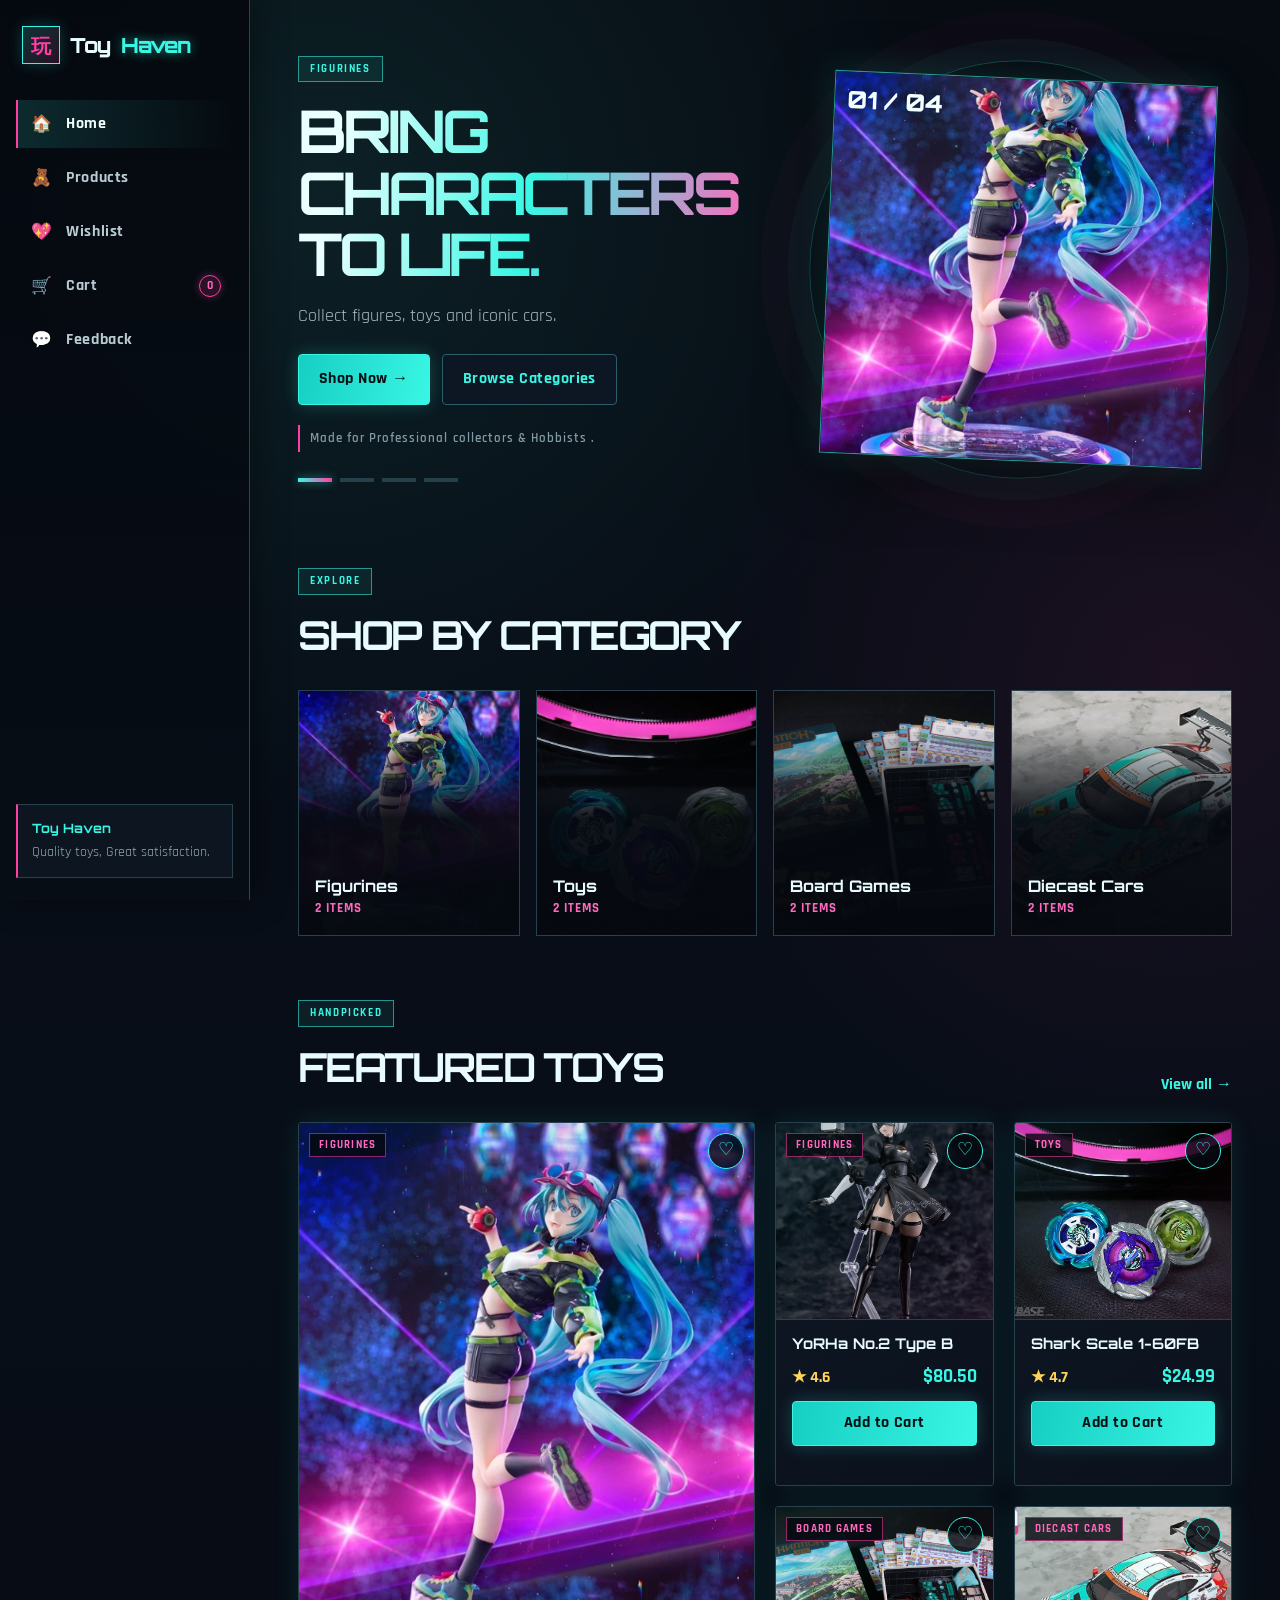
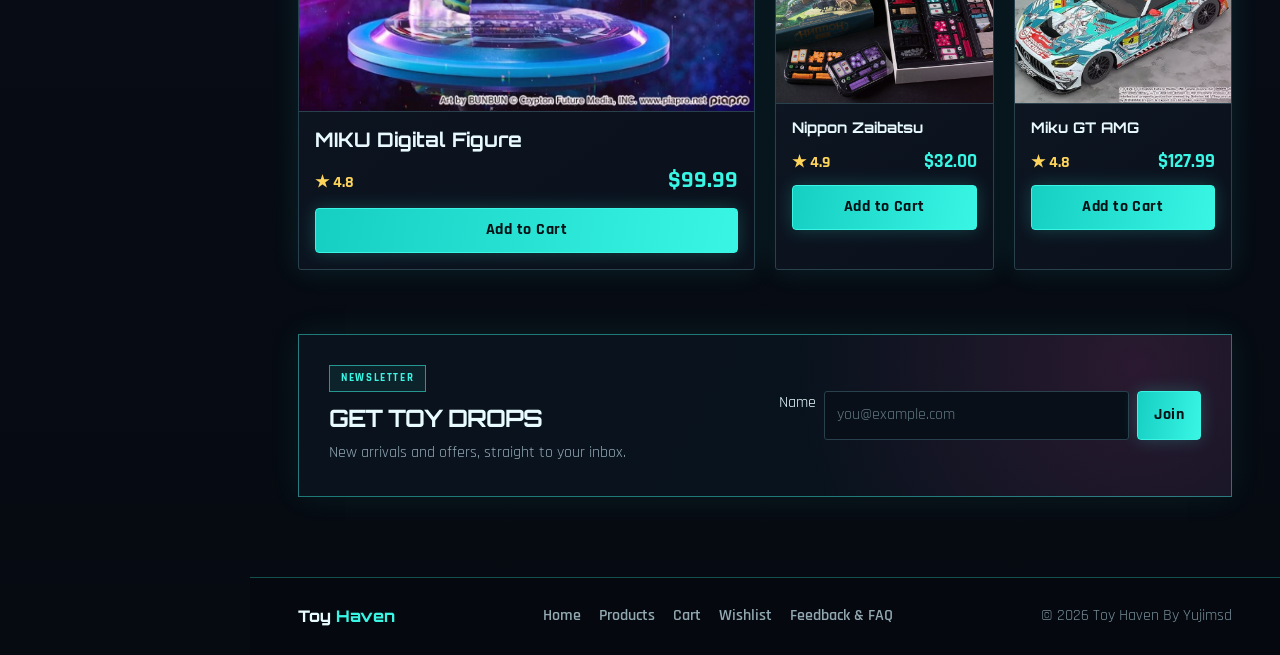
<file: index.html>
<!DOCTYPE html>
<html lang="en">
<head>
    <meta charset="UTF-8">
    <meta name="viewport" content="width=device-width, initial-scale=1.0">
    <title>Toy Haven | Home</title>
    <link rel="icon" href="assets/icons/favicon.svg">
    <link rel="stylesheet" href="assets/css/base.css">
    <link rel="stylesheet" href="assets/css/cards.css">
    <link rel="stylesheet" href="assets/css/home.css">
</head>
<body>

<div class="wrapper">

    
    <aside class="left-menu">
        <div class="left-menu-top">
            <a class="shop-logo" href="index.html">Toy<span>Haven</span></a>
            <button class="menu-btn" aria-label="Toggle menu">☰</button>
        </div>
        <nav class="nav-list">
            <a href="index.html"><span class="nav-pic">🏠</span>Home</a>
            <a href="views/product.html"><span class="nav-pic">🧸</span>Products</a>
            <a href="views/wishlist.html"><span class="nav-pic">💖</span>Wishlist</a>
            <a href="views/cart.html"><span class="nav-pic">🛒</span>Cart <span class="cart-num">0</span></a>
            <a href="views/feedback.html"><span class="nav-pic">💬</span>Feedback</a>
        </nav>
        <div class="left-menu-note"><strong>Toy Haven</strong>Quality toys, Great satisfaction.</div>
    </aside>


    <div class="right-side">
        <main>

            <section class="banner">
                <div class="big-box">
                    <div id="banner-box" class="banner-grid">
                        <div class="banner-text">
                            <span id="banner-category" class="little-title">Figurines</span>
                            <h1 id="banner-title">Bring characters to life.</h1>
                            <p id="banner-desc">Collect figures, toys and iconic cars.</p>
                            <div class="banner-btns">
                                <a class="btn main-btn" href="views/product.html">Shop Now →</a>
                                <a class="btn other-btn" href="#cat-section">Browse Categories</a>
                            </div>
                            <div class="banner-small">Made for Professional collectors &amp; Hobbists .</div>
                            <div id="banner-dots" class="banner-dots"></div>
                        </div>
                        <div class="banner-pic-area">
                            <div class="banner-frame">
                                <img id="banner-image" src="assets/images/image1.png" alt="Featured toy">
                                <span id="banner-number" class="banner-number">01 / 04</span>
                            </div>
                        </div>
                    </div>
                </div>
            </section>


            <section id="cat-section" class="big-part">
                <div class="big-box">
                    <div class="part-title">
                        <div><span class="little-title">Explore</span><h2>Shop by Category</h2></div>
                    </div>
                    <div class="cat-boxes">
                        <a class="cat-box" href="views/product.html?category=Figurines">
                            <img src="assets/images/image1.png" alt="">
                            <span class="cat-name">Figurines</span><span class="cat-count" id="count-figurines"></span>
                        </a>
                        <a class="cat-box" href="views/product.html?category=Toys">
                            <img src="assets/images/image3.png" alt="">
                            <span class="cat-name">Toys</span><span class="cat-count" id="count-toys"></span>
                        </a>
                        <a class="cat-box" href="views/product.html?category=Board%20Games">
                            <img src="assets/images/image5.png" alt="">
                            <span class="cat-name">Board Games</span><span class="cat-count" id="count-boardgames"></span>
                        </a>
                        <a class="cat-box" href="views/product.html?category=Diecast%20Cars">
                            <img src="assets/images/image7.png" alt="">
                            <span class="cat-name">Diecast Cars</span><span class="cat-count" id="count-cars"></span>
                        </a>
                    </div>
                </div>
            </section>


            <section class="big-part">
                <div class="big-box">
                    <div class="part-title">
                        <div><span class="little-title">Handpicked</span><h2>Featured Toys</h2></div>
                        <a class="part-link" href="views/product.html">View all →</a>
                    </div>
                    <div id="top-picks" class="top-picks-grid"></div>
                </div>
            </section>


            <section class="big-part">
                <div class="big-box">
                    <div class="email-band">
                        <div>
                            <span class="little-title">Newsletter</span>
                            <h2>Get toy drops</h2>
                            <p>New arrivals and offers, straight to your inbox.</p>
                        </div>
                        <form id="email-form" class="email-form" novalidate>
                            <label for="iname">Name</label>
                            <input id="iname" name="email" type="email" placeholder="you@example.com" required>
                            <button class="btn main-btn">Join</button>
                        </form>
                    </div>
                </div>
            </section>
        </main>


        <footer>
            <div class="big-box foot-row">
                <span class="foot-name">Toy <span>Haven</span></span>
                <div class="foot-links">
                    <a href="index.html">Home</a><a href="views/product.html">Products</a>
                    <a href="views/cart.html">Cart</a><a href="views/wishlist.html">Wishlist</a>
                    <a href="views/feedback.html">Feedback &amp; FAQ</a>
                </div>
                <p>© 2026 Toy Haven By Yujimsd</p>
            </div>
        </footer>
    </div>
</div>


<script src="assets/js/main.js"></script>
<script src="assets/js/home.js"></script>
</body>
</html>
</file>
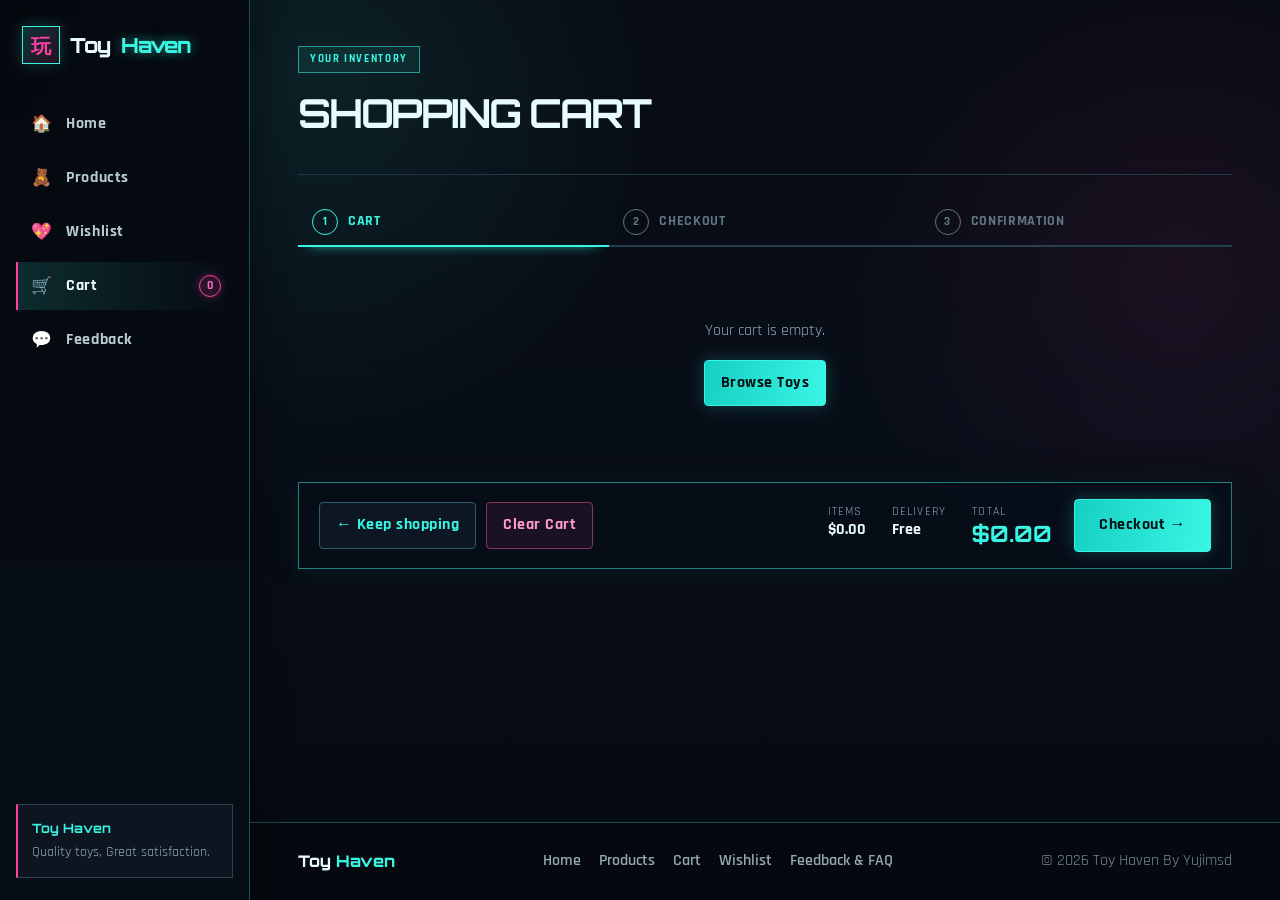
<file: views/cart.html>
<!DOCTYPE html>
<html lang="en">
<head>
    <meta charset="UTF-8">
    <meta name="viewport" content="width=device-width, initial-scale=1.0">
    <title>Toy Haven | Cart</title>
    <link rel="icon" href="../assets/icons/favicon.svg">
    <link rel="stylesheet" href="../assets/css/base.css">
    <link rel="stylesheet" href="../assets/css/steps.css">
    <link rel="stylesheet" href="../assets/css/cart.css">
</head>
<body>

<div class="wrapper">

    <aside class="left-menu">
        <div class="left-menu-top">
            <a class="shop-logo" href="../index.html">Toy<span>Haven</span></a>
            <button class="menu-btn" aria-label="Toggle menu">☰</button>
        </div>
        <nav class="nav-list">
            <a href="../index.html"><span class="nav-pic">🏠</span>Home</a>
            <a href="product.html"><span class="nav-pic">🧸</span>Products</a>
            <a href="wishlist.html"><span class="nav-pic">💖</span>Wishlist</a>
            <a href="cart.html"><span class="nav-pic">🛒</span>Cart <span class="cart-num">0</span></a>
            <a href="feedback.html"><span class="nav-pic">💬</span>Feedback</a>
        </nav>
        <div class="left-menu-note"><strong>Toy Haven</strong>Quality toys, Great satisfaction.</div>
    </aside>


    <div class="right-side">
        <main>
            <div class="big-box">
                <section class="top-title">
                    <span class="little-title">Your Inventory</span>
                    <h1>Shopping Cart</h1>
                </section>
                <ol class="step-list">
                    <li class="is-on"><span>1</span>Cart</li>
                    <li class=""><span>2</span>Checkout</li>
                    <li><span>3</span>Confirmation</li>
                </ol>

            
                <div id="cart-stuff" class="cart-holder"></div>

              
                <div class="cart-bottom">
                    <div class="cart-bottom-btns">
                        <a class="btn other-btn" href="product.html">← Keep shopping</a>
                        <button class="btn red-btn" onclick="emptyTheCart()">Clear Cart</button>
                    </div>
                    <div class="cart-bottom-nums">
                        <div><span>Items</span><strong id="cart-subtotal">$0.00</strong></div>
                        <div><span>Delivery</span><strong>Free</strong></div>
                        <div class="cart-bottom-final"><span>Total</span><strong id="cart-final-total">$0.00</strong></div>
                    </div>
                    <button class="btn main-btn" onclick="goCheckout()">Checkout →</button>
                </div>
            </div>
        </main>


        <footer>
            <div class="big-box foot-row">
                <span class="foot-name">Toy <span>Haven</span></span>
                <div class="foot-links">
                    <a href="../index.html">Home</a><a href="product.html">Products</a>
                    <a href="cart.html">Cart</a><a href="wishlist.html">Wishlist</a>
                    <a href="feedback.html">Feedback &amp; FAQ</a>
                </div>
                <p>© 2026 Toy Haven By Yujimsd</p>
            </div>
        </footer>
    </div>
</div>


<script src="../assets/js/main.js"></script>
<script src="../assets/js/cart.js"></script>
</body>
</html>
</file>
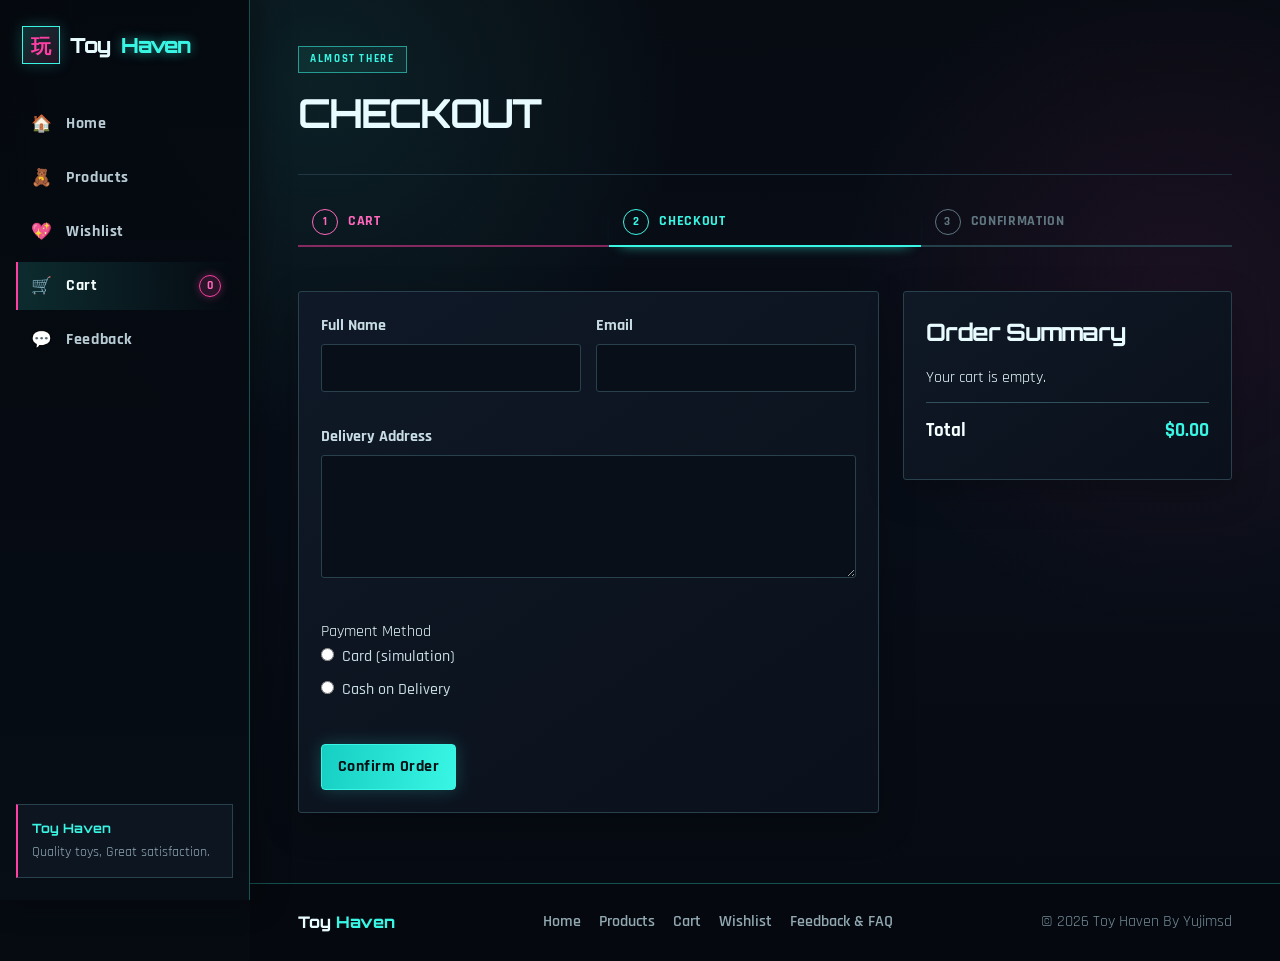
<file: views/checkout.html>
<!DOCTYPE html>
<html lang="en">
<head>
    <meta charset="UTF-8">
    <meta name="viewport" content="width=device-width, initial-scale=1.0">
    <title>Toy Haven | Checkout</title>
    <link rel="icon" href="../assets/icons/favicon.svg">
    <link rel="stylesheet" href="../assets/css/base.css">
    <link rel="stylesheet" href="../assets/css/steps.css">
    <link rel="stylesheet" href="../assets/css/forms.css">
    <link rel="stylesheet" href="../assets/css/checkout.css">
</head>
<body>

<div class="wrapper">

  
    <aside class="left-menu">
        <div class="left-menu-top">
            <a class="shop-logo" href="../index.html">Toy<span>Haven</span></a>
            <button class="menu-btn" aria-label="Toggle menu">☰</button>
        </div>
        <nav class="nav-list">
            <a href="../index.html"><span class="nav-pic">🏠</span>Home</a>
            <a href="product.html"><span class="nav-pic">🧸</span>Products</a>
            <a href="wishlist.html"><span class="nav-pic">💖</span>Wishlist</a>
            <a href="cart.html"><span class="nav-pic">🛒</span>Cart <span class="cart-num">0</span></a>
            <a href="feedback.html"><span class="nav-pic">💬</span>Feedback</a>
        </nav>
        <div class="left-menu-note"><strong>Toy Haven</strong>Quality toys, Great satisfaction.</div>
    </aside>

  
    <div class="right-side">
        <main>
            <div class="big-box">
                <section class="top-title">
                    <span class="little-title">Almost There</span>
                    <h1>Checkout</h1>
                </section>
                <ol class="step-list">
                    <li class="finished"><span>1</span>Cart</li>
                    <li class="is-on"><span>2</span>Checkout</li>
                    <li><span>3</span>Confirmation</li>
                </ol>

                <div id="checkout-msg" class="msg-box" style="display:none;margin-top:22px;"></div>

                <div class="two-cols">
                    <form id="checkout-form" class="form-box" novalidate>
                        <div class="form-grid">
                            <div class="form-part">
                                <label for="fname">Full Name</label>
                                <input id="fname" name="name" required minlength="2">
                                <div class="error-text"></div>
                            </div>
                            <div class="form-part">
                                <label for="cemail">Email</label>
                                <input id="cemail"  name="email" type="email" required>
                                <div class="error-text"></div>
                            </div>
                            <div class="form-part wide">
                                <label for="delivery">Delivery Address</label>
                                <textarea id="delivery" name="address" rows="4" required minlength="10"></textarea>
                                <div class="error-text"></div>
                            </div>
                            <div class="form-part wide">
                                <legend>Payment Method</legend>
                                <label for="paycard"><input id="paycard" type="radio" name="payment" value="Card" required>Card (simulation)</label>
                                <label for="paycash"><input id="paycash" type="radio" name="payment" value="Cash on Delivery">Cash on Delivery</label>
                                <div class="error-text"></div>
                            </div>
                        </div>
                        <button class="btn main-btn" style="margin-top:15px;">Confirm Order</button>
                    </form>

                    <aside class="form-box order-box">
                        <h2>Order Summary</h2>
                        <div id="order-list"></div>
                        <div class="order-row order-total-row">
                            <span>Total</span>
                            <strong id="checkout-final">$0.00</strong>
                        </div>
                    </aside>
                </div>
            </div>
        </main>

     
        <footer>
            <div class="big-box foot-row">
                <span class="foot-name">Toy <span>Haven</span></span>
                <div class="foot-links">
                    <a href="../index.html">Home</a><a href="product.html">Products</a>
                    <a href="cart.html">Cart</a><a href="wishlist.html">Wishlist</a>
                    <a href="feedback.html">Feedback &amp; FAQ</a>
                </div>
                <p>© 2026 Toy Haven By Yujimsd</p>
            </div>
        </footer>
    </div>
</div>


<script src="../assets/js/main.js"></script>
<script src="../assets/js/checkout.js"></script>
</body>
</html>
</file>
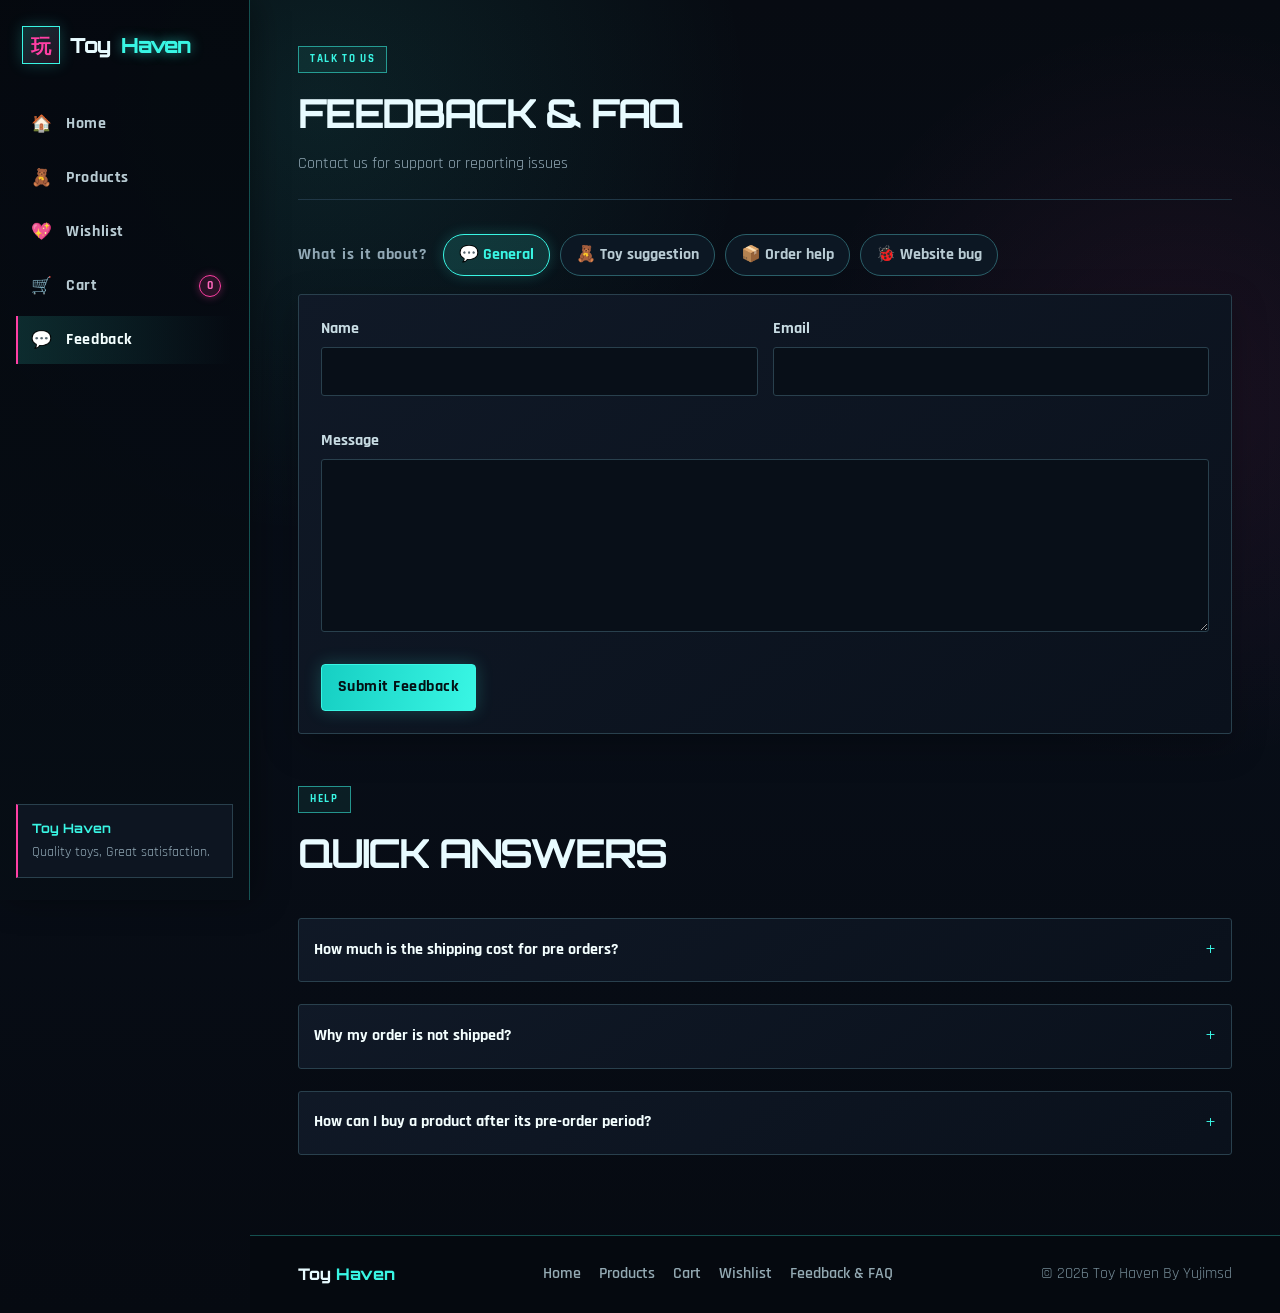
<file: views/feedback.html>
<!DOCTYPE html>
<html lang="en">
<head>
    <meta charset="UTF-8">
    <meta name="viewport" content="width=device-width, initial-scale=1.0">
    <title>Toy Haven | Feedback</title>
    <link rel="icon" href="../assets/icons/favicon.svg">
    <link rel="stylesheet" href="../assets/css/base.css">
    <link rel="stylesheet" href="../assets/css/forms.css">
    <link rel="stylesheet" href="../assets/css/feedback.css">
</head>
<body>

<div class="wrapper">

    <aside class="left-menu">
        <div class="left-menu-top">
            <a class="shop-logo" href="../index.html">Toy<span>Haven</span></a>
            <button class="menu-btn" aria-label="Toggle menu">☰</button>
        </div>
        <nav class="nav-list">
            <a href="../index.html"><span class="nav-pic">🏠</span>Home</a>
            <a href="product.html"><span class="nav-pic">🧸</span>Products</a>
            <a href="wishlist.html"><span class="nav-pic">💖</span>Wishlist</a>
            <a href="cart.html"><span class="nav-pic">🛒</span>Cart <span class="cart-num">0</span></a>
            <a href="feedback.html"><span class="nav-pic">💬</span>Feedback</a>
        </nav>
        <div class="left-menu-note"><strong>Toy Haven</strong>Quality toys, Great satisfaction.</div>
    </aside>


    <div class="right-side">
        <main>
            <div class="big-box">
                <section class="top-title">
                    <span class="little-title">Talk To Us</span>
                    <h1>Feedback &amp; FAQ</h1>
                    <p>Contact us for support or reporting issues</p>
                </section>


                <section class="feedback-part">
                    <div class="topic-line" id="topic-line">
                        <span class="topic-text">What is it about?</span>
                        <button type="button" class="topic-btn is-on" onclick="pickTopic(this, 'General')">💬 General</button>
                        <button type="button" class="topic-btn" onclick="pickTopic(this, 'Toy suggestion')">🧸 Toy suggestion</button>
                        <button type="button" class="topic-btn" onclick="pickTopic(this, 'Order help')">📦 Order help</button>
                        <button type="button" class="topic-btn" onclick="pickTopic(this, 'Website bug')">🐞 Website bug</button>
                    </div>

                    <form id="fb-form" class="form-box" novalidate>
                        <div id="fb-msg" class="msg-box" style="display:none;"></div>
                        <div class="form-grid">
                            <div class="form-part">
                                <label for="fname">Name</label>
                                <input id="fname" name="name" required minlength="2">
                                <div class="error-text"></div>
                            </div>
                            <div class="form-part">
                                <label for="femail">Email</label>
                                <input id="femail" name="email" type="email" required>
                                <div class="error-text"></div>
                            </div>
                            <div class="form-part wide">
                                <label for="msg">Message</label>
                                <textarea id="msg" name="message" rows="6" required minlength="10"></textarea>

                                <div class="error-text"></div>
                            </div>
                        </div>
                        <button class="btn main-btn" style="margin-top:6px;">Submit Feedback</button>
                    </form>
                </section>

           
                <section class="question-part">
                    <div class="part-title">
                        <div><span class="little-title">Help</span><h2>Quick Answers</h2></div>
                    </div>
                    <div id="question-list" class="question-list"></div>
                </section>
            </div>
        </main>


        <footer>
            <div class="big-box foot-row">
                <span class="foot-name">Toy <span>Haven</span></span>
                <div class="foot-links">
                    <a href="../index.html">Home</a><a href="product.html">Products</a>
                    <a href="cart.html">Cart</a><a href="wishlist.html">Wishlist</a>
                    <a href="feedback.html">Feedback &amp; FAQ</a>
                </div>
                <p>© 2026 Toy Haven By Yujimsd</p>
            </div>
        </footer>
    </div>
</div>


<script src="../assets/js/main.js"></script>
<script src="../assets/js/feedback.js"></script>
</body>
</html>
</file>
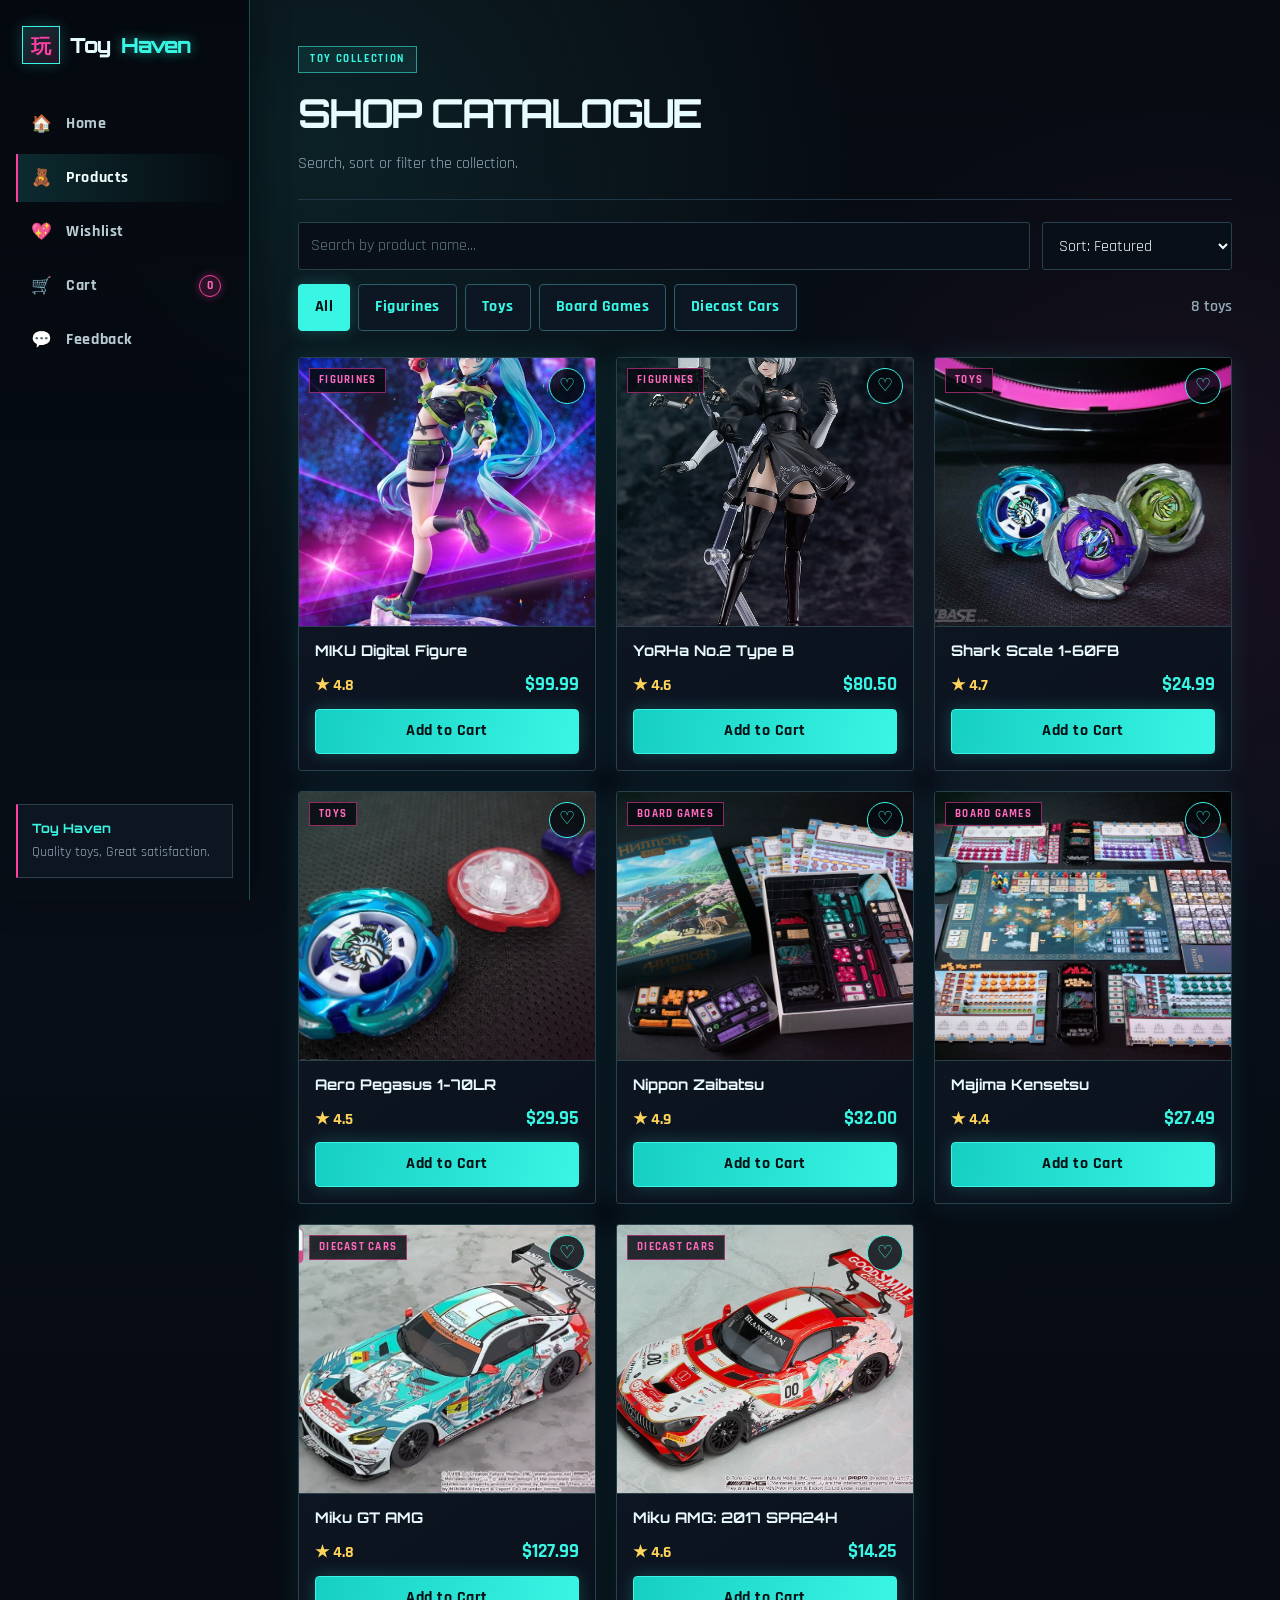
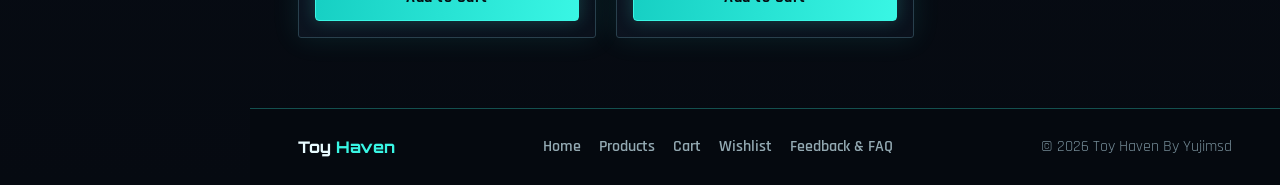
<file: views/product.html>
<!DOCTYPE html>
<html lang="en">
<head>
    <meta charset="UTF-8">
    <meta name="viewport" content="width=device-width, initial-scale=1.0">
    <title>Toy Haven | Products</title>
    <link rel="icon" href="../assets/icons/favicon.svg">
    <link rel="stylesheet" href="../assets/css/base.css">
    <link rel="stylesheet" href="../assets/css/cards.css">
    <link rel="stylesheet" href="../assets/css/products.css">
</head>
<body>

<div class="wrapper">


    <aside class="left-menu">
        <div class="left-menu-top">
            <a class="shop-logo" href="../index.html">Toy<span>Haven</span></a>
            <button class="menu-btn" aria-label="Toggle menu">☰</button>
        </div>
        <nav class="nav-list">
            <a href="../index.html"><span class="nav-pic">🏠</span>Home</a>
            <a href="product.html"><span class="nav-pic">🧸</span>Products</a>
            <a href="wishlist.html"><span class="nav-pic">💖</span>Wishlist</a>
            <a href="cart.html"><span class="nav-pic">🛒</span>Cart <span class="cart-num">0</span></a>
            <a href="feedback.html"><span class="nav-pic">💬</span>Feedback</a>
        </nav>
        <div class="left-menu-note"><strong>Toy Haven</strong>Quality toys, Great satisfaction.</div>
    </aside>


    <div class="right-side">
        <main>
            <div class="big-box">
                <section class="top-title">
                    <span class="little-title">Toy Collection</span>
                    <h1>SHOP CATALOGUE</h1>
                    <p>Search, sort or filter the collection.</p>
                </section>

           
                <div class="search-bar">
                    <input id="toy-search" class="search-input" placeholder="Search by product name...">
                    <select id="toy-sort" aria-label="Sort products">
                        <option value="featured">Sort: Featured</option>
                        <option value="price-low">Price: Low to High</option>
                        <option value="price-high">Price: High to Low</option>
                        <option value="rating">Top Rated</option>
                    </select>
                </div>
                <div class="filter-area">
                    <div id="cat-buttons" class="cat-buttons"></div>
                    <span id="how-many" class="how-many"></span>
                </div>

         
                <div id="toy-grid" class="toy-grid"></div>
            </div>
        </main>


        <footer>
            <div class="big-box foot-row">
                <span class="foot-name">Toy <span>Haven</span></span>
                <div class="foot-links">
                    <a href="../index.html">Home</a><a href="product.html">Products</a>
                    <a href="cart.html">Cart</a><a href="wishlist.html">Wishlist</a>
                    <a href="feedback.html">Feedback &amp; FAQ</a>
                </div>
                <p>© 2026 Toy Haven By Yujimsd</p>
            </div>
        </footer>
    </div>
</div>


<script src="../assets/js/main.js"></script>
<script src="../assets/js/products.js"></script>
</body>
</html>
</file>
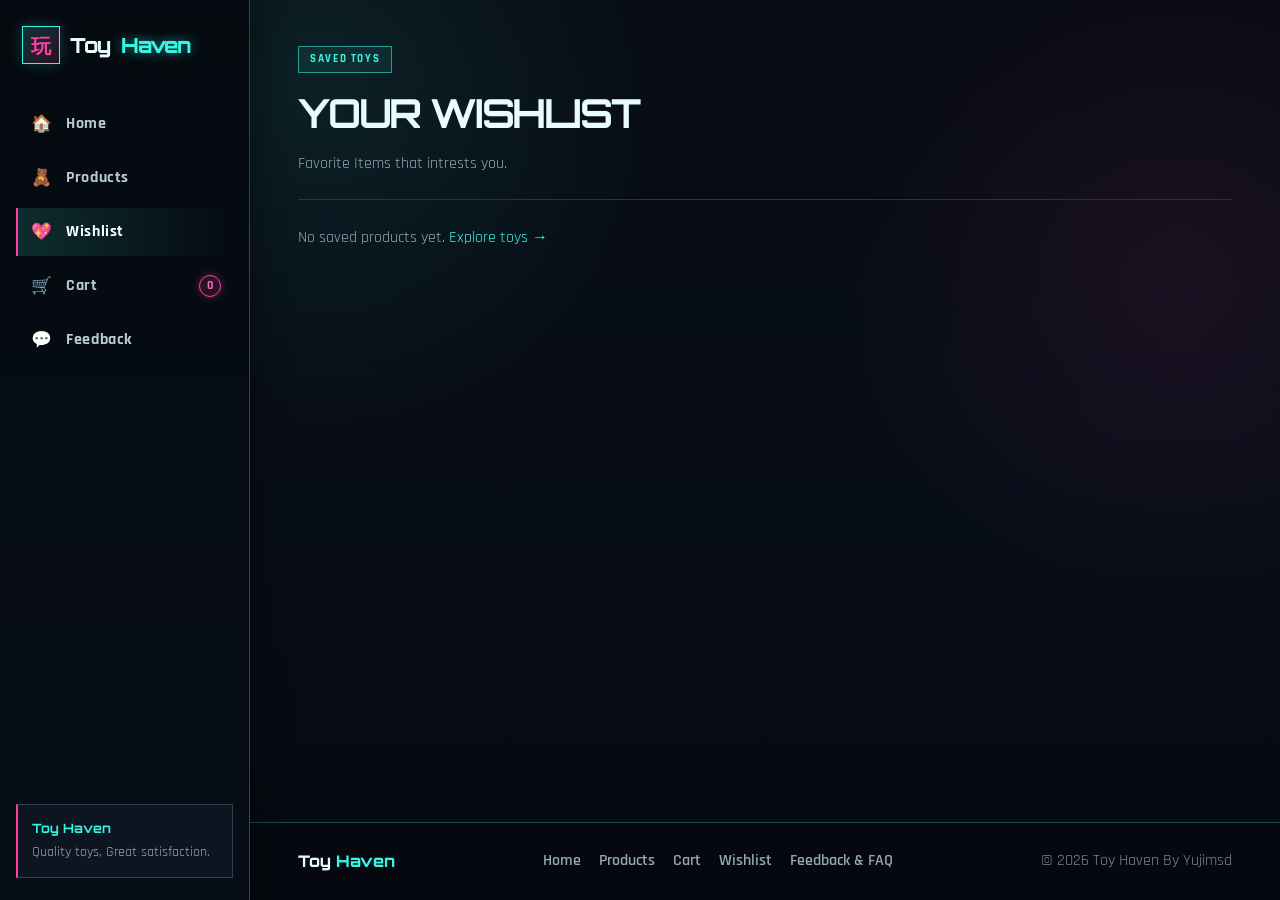
<file: views/wishlist.html>
<!DOCTYPE html>
<html lang="en">
<head>
    <meta charset="UTF-8">
    <meta name="viewport" content="width=device-width, initial-scale=1.0">
    <title>Toy Haven | Wishlist</title>
    <link rel="icon" href="../assets/icons/favicon.svg">
    <link rel="stylesheet" href="../assets/css/base.css">
    <link rel="stylesheet" href="../assets/css/cards.css">
    <link rel="stylesheet" href="../assets/css/wishlist.css">
</head>
<body>

<div class="wrapper">


    <aside class="left-menu">
        <div class="left-menu-top">
            <a class="shop-logo" href="../index.html">Toy<span>Haven</span></a>
            <button class="menu-btn" aria-label="Toggle menu">☰</button>
        </div>
        <nav class="nav-list">
            <a href="../index.html"><span class="nav-pic">🏠</span>Home</a>
            <a href="product.html"><span class="nav-pic">🧸</span>Products</a>
            <a href="wishlist.html"><span class="nav-pic">💖</span>Wishlist</a>
            <a href="cart.html"><span class="nav-pic">🛒</span>Cart <span class="cart-num">0</span></a>
            <a href="feedback.html"><span class="nav-pic">💬</span>Feedback</a>
        </nav>
        <div class="left-menu-note"><strong>Toy Haven</strong>Quality toys, Great satisfaction.</div>
    </aside>


    <div class="right-side">
        <main>
            <div class="big-box">
                <section class="top-title">
                    <span class="little-title">Saved Toys</span>
                    <h1>Your Wishlist</h1>
                    <p>Favorite Items that intrests you.</p>
                </section>
           
                <div id="wish-stuff" class="toy-grid" style="margin-top:26px;"></div>
            </div>
        </main>


        <footer>
            <div class="big-box foot-row">
                <span class="foot-name">Toy <span>Haven</span></span>
                <div class="foot-links">
                    <a href="../index.html">Home</a><a href="product.html">Products</a>
                    <a href="cart.html">Cart</a><a href="wishlist.html">Wishlist</a>
                    <a href="feedback.html">Feedback &amp; FAQ</a>
                </div>
                <p>© 2026 Toy Haven By Yujimsd</p>
            </div>
        </footer>
    </div>
</div>


<script src="../assets/js/main.js"></script>
<script src="../assets/js/wishlist.js"></script>
</body>
</html>
</file>
<file: assets/css/base.css>
@import url('https://fonts.googleapis.com/css2?family=Orbitron:wght@500;600;700;800&family=Rajdhani:wght@400;500;600;700&display=swap');

:root {
    --ink: #e8fbff;
    --muted: #91a8b5;
    --line: #203746;
    --cyan: #39f6e4;
    --pink: #ff3fa4;
    --pink-hot: #ff68bd;
    --white: #f4ffff;
    --sidebar: 250px;
    --card-bg: linear-gradient(145deg, rgba(16, 25, 39, 0.98), rgba(10, 17, 28, 0.98));
    --card-line: #29404d;
    --shadow: 0 0 28px rgba(57, 246, 228, 0.1);
    --glow: 0 0 18px rgba(57, 246, 228, 0.35);
}
* {
    box-sizing: border-box;
    margin: 0;
    padding: 0;
}
html {
    scroll-behavior: smooth;
    background: #070b12;
}
body {
    font-family: "Rajdhani", Arial, sans-serif;
    color: var(--ink);
    background: radial-gradient(circle at 25% 8%, rgba(57, 246, 228, 0.09), transparent 28%),
        radial-gradient(circle at 92% 30%, rgba(255, 63, 164, 0.08), transparent 25%),
        linear-gradient(180deg, #070b12 0%, #080e18 48%, #060a11 100%);
    line-height: 1.55;
    min-height: 100vh;
}
a {
    text-decoration: none;
    color: inherit;
}
button,
input,
textarea,
select {
    font: inherit;
}
button {
    color: inherit;
}
img {
    display: block;
    max-width: 100%;
}

.wrapper {
    display: grid;
    grid-template-columns: var(--sidebar) minmax(0, 1fr);
    min-height: 100vh;
}
.right-side {
    min-width: 0;
    display: flex;
    flex-direction: column;
}
.right-side main {
    flex: 1;
}
.big-box {
    width: 100%;
    max-width: 1120px;
    margin: 0 auto;
    padding: 0 clamp(18px, 4vw, 48px);
}

.left-menu {
    position: sticky;
    top: 0;
    height: 100vh;
    display: flex;
    flex-direction: column;
    padding: 26px 16px 22px;
    background: linear-gradient(180deg, rgba(5, 9, 15, 0.96), rgba(7, 14, 22, 0.96));
    border-right: 1px solid rgba(57, 246, 228, 0.3);
    box-shadow: 6px 0 30px rgba(0, 0, 0, 0.35);
    z-index: 30;
}
.left-menu-top {
    display: flex;
    align-items: center;
    justify-content: space-between;
    padding: 0 6px;
}
.shop-logo {
    display: inline-flex;
    align-items: center;
    gap: 10px;
    font-family: "Orbitron", sans-serif;
    font-size: 1.3rem;
    font-weight: 800;
    letter-spacing: -0.04em;
}
.shop-logo::before {
    /* content:"♪"; */
    content: "玩";
    display: grid;
    place-items: center;
    width: 36px;
    height: 36px;
    border: 1px solid var(--cyan);
    background: linear-gradient(135deg, rgba(57, 246, 228, 0.18), rgba(255, 63, 164, 0.14));
    color: var(--pink);
    box-shadow: 0 0 15px rgba(57, 246, 228, 0.22);
    font-size: 1.25rem;
}
.shop-logo span {
    color: var(--cyan);
    text-shadow: 0 0 12px rgba(57, 246, 228, 0.55);
}
.menu-btn {
    display: none;
    border: 1px solid var(--cyan);
    background: #0b1823;
    color: var(--cyan);
    width: 42px;
    height: 42px;
    font-size: 1.35rem;
    cursor: pointer;
}
.nav-list {
    display: flex;
    flex-direction: column;
    gap: 6px;
    margin-top: 36px;
    font-weight: 700;
    letter-spacing: 0.04em;
}
.nav-list a {
    display: flex;
    align-items: center;
    gap: 12px;
    padding: 11px 12px;
    border-left: 2px solid transparent;
    color: #b8cbd3;
    transition: 0.2s ease;
}
.nav-pic {
    width: 24px;
    text-align: center;
    font-size: 1.05rem;
}
.nav-list a:hover {
    color: var(--white);
    background: rgba(57, 246, 228, 0.06);
    border-left-color: rgba(57, 246, 228, 0.5);
}
.nav-list a.is-on {
    color: var(--white);
    border-left-color: var(--pink);
    background: linear-gradient(90deg, rgba(57, 246, 228, 0.14), transparent);
}
.cart-num {
    display: inline-grid;
    place-items: center;
    min-width: 22px;
    height: 22px;
    margin-left: auto;
    padding: 0 6px;
    border: 1px solid var(--pink);
    border-radius: 50%;
    background: rgba(255, 63, 164, 0.15);
    color: var(--pink-hot);
    font-size: 0.72rem;
    box-shadow: 0 0 9px rgba(255, 63, 164, 0.35);
}
.left-menu-note {
    margin-top: auto;
    padding: 14px;
    border: 1px solid #29404d;
    border-left: 2px solid var(--pink);
    background: rgba(16, 25, 39, 0.7);
    color: var(--muted);
    font-size: 0.85rem;
}
.left-menu-note strong {
    display: block;
    color: var(--cyan);
    font-family: "Orbitron", sans-serif;
    font-size: 0.8rem;
    margin-bottom: 3px;
}

.btn {
    display: inline-flex;
    align-items: center;
    justify-content: center;
    gap: 7px;
    border: 1px solid var(--cyan);
    border-radius: 4px;
    padding: 10px 16px;
    font-weight: 700;
    letter-spacing: 0.03em;
    cursor: pointer;
    transition: 0.18s ease;
    background: #0c1723;
}
.btn:hover {
    transform: translateY(-2px);
    box-shadow: var(--glow);
}
.main-btn {
    background: linear-gradient(100deg, #16cfc3, var(--cyan));
    color: #041014;
    box-shadow: 0 0 17px rgba(57, 246, 228, 0.22);
}
.main-btn:hover {
    background: linear-gradient(100deg, var(--cyan), #78fff1);
}
.other-btn {
    color: var(--cyan);
    border-color: #2a5e68;
}
.other-btn:hover {
    border-color: var(--cyan);
    background: rgba(57, 246, 228, 0.08);
}

.little-title {
    display: inline-block;
    color: var(--cyan);
    background: rgba(57, 246, 228, 0.07);
    border: 1px solid rgba(57, 246, 228, 0.55);
    padding: 4px 11px;
    font-weight: 700;
    text-transform: uppercase;
    letter-spacing: 0.15em;
    font-size: 0.68rem;
}
.big-part {
    padding: 54px 0 10px;
}
.part-title {
    display: flex;
    align-items: flex-end;
    justify-content: space-between;
    gap: 16px;
    margin-bottom: 24px;
}
.part-title h2,
.top-title h1 {
    font-family: "Orbitron", sans-serif;
    font-size: clamp(1.6rem, 3.6vw, 2.5rem);
    letter-spacing: -0.055em;
    text-transform: uppercase;
    margin-top: 9px;
}
.top-title {
    padding: 46px 0 22px;
    margin-bottom: 8px;
    border-bottom: 1px solid var(--line);
}
.top-title h1 {
    margin-bottom: 8px;
}
.top-title p {
    color: var(--muted);
    max-width: 620px;
}

/* form */
input,
textarea,
select {
    width: 100%;
    padding: 11px 12px;
    border: 1px solid #29404d;
    border-radius: 3px;
    background: #080f18;
    color: var(--white);
    outline: none;
    transition:
        border-color 0.15s,
        box-shadow 0.15s;
}
input::placeholder,
textarea::placeholder {
    color: #607681;
}
input:focus,
textarea:focus,
select:focus {
    border-color: var(--cyan);
    box-shadow:
        0 0 0 2px rgba(57, 246, 228, 0.09),
        0 0 15px rgba(57, 246, 228, 0.1);
}
textarea {
    resize: vertical;
}

footer {
    margin-top: 70px;
    padding: 26px 0;
    background: #05090f;
    border-top: 1px solid rgba(57, 246, 228, 0.3);
}
.foot-row {
    display: flex;
    align-items: center;
    justify-content: space-between;
    gap: 16px;
    flex-wrap: wrap;
}
.foot-name {
    font-family: "Orbitron", sans-serif;
    font-weight: 800;
}
.foot-name span {
    color: var(--cyan);
}
.foot-links {
    display: flex;
    gap: 18px;
    flex-wrap: wrap;
    color: #93a9b2;
    font-weight: 600;
}
.foot-links a:hover {
    color: var(--cyan);
}
footer p {
    color: #748b96;
}

/* errors */
#pop-msg {
    position: fixed;
    right: 20px;
    bottom: 20px;
    z-index: 100;
    background: #09131d;
    color: var(--cyan);
    padding: 12px 16px;
    border: 1px solid var(--cyan);
    border-left: 3px solid var(--pink);
    box-shadow: 0 0 25px rgba(57, 246, 228, 0.22);
    font-weight: 700;
}

@media(max-width:900px){
    .wrapper{grid-template-columns:1fr}
    .left-menu{
        height:auto;
        padding:12px 18px;
        border-right:0;
        border-bottom:1px solid rgba(57,246,228,.35);
    }
    .left-menu-top{padding:0}
    .menu-btn{display:block}
    .nav-list{
        display:none;
        position:absolute;
        top:100%;
        left:0;
        right:0;
        margin:0;
        padding:12px;
        background:#05090f;
        border-bottom:1px solid var(--cyan);
    }
    .nav-list.opened{display:flex}
    .left-menu-note{display:none}
}
@media(max-width:650px){
    .part-title{flex-direction:column;align-items:flex-start}
    .foot-row{flex-direction:column;align-items:flex-start}
}
</file>
<file: assets/css/cards.css>
.toy-grid {
    display: grid;
    grid-template-columns: repeat(auto-fill, minmax(230px, 1fr));
    gap: 20px;
}
.toy-card {
    background: var(--card-bg);
    border: 1px solid var(--card-line);
    border-radius: 3px;
    overflow: hidden;
    box-shadow: var(--shadow);
    transition: 0.22s ease;
    display: flex;
    flex-direction: column;
}
.toy-card:hover {
    transform: translateY(-6px);
    border-color: rgba(57, 246, 228, 0.72);
    box-shadow:
        0 15px 35px rgba(0, 0, 0, 0.38),
        0 0 22px rgba(57, 246, 228, 0.12);
}
.toy-pic {
    aspect-ratio: 1.1;
    background: #080f18;
    border-bottom: 1px solid #28414c;
    overflow: hidden;
    position: relative;
}
.toy-pic::after {
    content: "";
    position: absolute;
    inset: 0;
    background: linear-gradient(135deg, rgba(57, 246, 228, 0.08), transparent 48%, rgba(255, 63, 164, 0.07));
    pointer-events: none;
}
.toy-pic img {
    width: 100%;
    height: 100%;
    object-fit: cover;
    transition: transform 0.35s ease;
}
.toy-card:hover .toy-pic img {
    transform: scale(1.05);
}
.toy-tag {
    position: absolute;
    left: 10px;
    top: 10px;
    z-index: 2;
    padding: 3px 9px;
    background: rgba(5, 9, 15, 0.82);
    border: 1px solid rgba(255, 63, 164, 0.55);
    color: var(--pink-hot);
    font-size: 0.66rem;
    font-weight: 800;
    text-transform: uppercase;
    letter-spacing: 0.12em;
}
.heart-btn {
    position: absolute;
    right: 10px;
    top: 10px;
    z-index: 2;
    width: 36px;
    height: 36px;
    border-radius: 50%;
    border: 1px solid var(--cyan);
    background: rgba(5, 9, 15, 0.82);
    color: var(--cyan);
    font-size: 1.1rem;
    cursor: pointer;
    transition: 0.18s;
}
.heart-btn:hover {
    transform: scale(1.1);
}
.heart-btn.hearted {
    color: var(--pink-hot);
    border-color: var(--pink);
    box-shadow: 0 0 14px rgba(255, 63, 164, 0.4);
}
.toy-info {
    padding: 14px 16px 16px;
    display: flex;
    flex-direction: column;
    gap: 9px;
}
.toy-info h3 {
    font-family: "Orbitron", sans-serif;
    font-size: 0.92rem;
    line-height: 1.35;
    color: #e9faff;
}
.toy-numbers {
    display: flex;
    justify-content: space-between;
    align-items: baseline;
}
.toy-price {
    font-size: 1.2rem;
    font-weight: 800;
    color: var(--cyan);
}
.stars {
    color: #ffd45b;
    font-weight: 700;
}
.add-btn {
    width: 100%;
    padding: 9px;
}
.fade-up {
    opacity: 0;
    transform: translateY(16px);
}
.fade-up.shown {
    opacity: 1;
    transform: none;
    transition: 0.5s ease;
}
.nothing-msg {
    color: var(--muted);
    grid-column: 1/-1;
}
.nothing-msg a {
    color: var(--cyan);
}
</file>
<file: assets/css/home.css>
.part-link {
    color: var(--cyan);
    font-weight: 700;
    white-space: nowrap;
}
.part-link:hover {
    color: var(--pink-hot);
}

.banner {
    padding: 34px 0 10px;
}
.banner-grid {
    display: grid;
    grid-template-columns: 1.05fr 0.95fr;
    gap: 36px;
    align-items: center;
    min-height: 470px;
}
.banner-text h1 {
    font-family: "Orbitron", sans-serif;
    font-size: clamp(2.2rem, 4.6vw, 4.1rem);
    letter-spacing: -0.07em;
    line-height: 1.04;
    margin: 18px 0;
    text-transform: uppercase;
    background: linear-gradient(100deg, #eaffff 10%, var(--cyan) 50%, var(--pink-hot) 95%);
    -webkit-background-clip: text;
    background-clip: text;
    color: transparent;
}
.banner-text p {
    font-size: 1.12rem;
    max-width: 480px;
    color: #a9bbc5;
    margin-bottom: 24px;
}
.banner-btns {
    display: flex;
    flex-wrap: wrap;
    gap: 12px;
}
.banner-btns .btn {
    padding: 12px 20px;
}
.banner-small {
    margin-top: 20px;
    padding: 4px 10px;
    border-left: 2px solid var(--pink);
    color: #8099a4;
    font-size: 0.8rem;
    font-weight: 600;
    letter-spacing: 0.08em;
}
.banner-dots {
    display: flex;
    gap: 8px;
    margin-top: 26px;
}
.banner-dot {
    width: 34px;
    height: 4px;
    border: 0;
    background: #24404a;
    cursor: pointer;
    transition: 0.25s;
}
.banner-dot.is-on {
    background: linear-gradient(90deg, var(--cyan), var(--pink));
    box-shadow: 0 0 10px rgba(57, 246, 228, 0.5);
}
.banner-pic-area {
    position: relative;
    padding: 22px;
}
.banner-pic-area::before {
    content: "";
    position: absolute;
    inset: 0;
    border: 1px solid rgba(57, 246, 228, 0.25);
    border-radius: 50%;
    box-shadow:
        0 0 0 22px rgba(57, 246, 228, 0.03),
        0 0 0 50px rgba(255, 63, 164, 0.025);
    transform: scale(0.98);
}
.banner-frame {
    position: relative;
    aspect-ratio: 1;
    max-width: 430px;
    margin: auto;
    border: 1px solid rgba(57, 246, 228, 0.6);
    background: #080f18;
    overflow: hidden;
    transform: rotate(2.5deg);
    box-shadow:
        0 20px 60px rgba(0, 0, 0, 0.5),
        0 0 34px rgba(57, 246, 228, 0.16);
}
.banner-frame img {
    width: 100%;
    height: 100%;
    object-fit: cover;
}
.banner-frame::after {
    content: "";
    position: absolute;
    inset: 0;
    background: linear-gradient(135deg, rgba(57, 246, 228, 0.1), transparent 45%, rgba(255, 63, 164, 0.14));
}
.banner-number {
    position: absolute;
    left: 12px;
    top: 10px;
    z-index: 2;
    font-family: "Orbitron", sans-serif;
    font-weight: 800;
    font-size: 1.5rem;
    color: var(--white);
    text-shadow: 0 0 14px rgba(0, 0, 0, 0.9);
}
.fade-effect {
    animation: fadeEffect 0.55s ease;
}
@keyframes fadeEffect {
    from {
        opacity: 0;
        transform: translateY(8px);
    }
    to {
        opacity: 1;
        transform: none;
    }
}

.cat-boxes {
    display: grid;
    grid-template-columns: repeat(4, 1fr);
    gap: 16px;
}
.cat-box {
    position: relative;
    aspect-ratio: 0.9;
    overflow: hidden;
    border: 1px solid #29404d;
    display: flex;
    flex-direction: column;
    justify-content: flex-end;
    padding: 16px;
    transition: 0.25s ease;
}
.cat-box img {
    position: absolute;
    inset: 0;
    width: 100%;
    height: 100%;
    object-fit: cover;
    transition: transform 0.4s ease;
}
.cat-box::before {
    content: "";
    position: absolute;
    inset: 0;
    z-index: 1;
    background: linear-gradient(180deg, transparent 15%, rgba(5, 9, 15, 0.94) 52%, rgba(5, 9, 15, 0.99));
}
.cat-box > span {
    position: relative;
    z-index: 2;
}
.cat-name {
    font-family: "Orbitron", sans-serif;
    font-weight: 700;
    font-size: 1rem;
}
.cat-count {
    color: var(--pink-hot);
    font-size: 0.8rem;
    font-weight: 700;
    letter-spacing: 0.08em;
    text-transform: uppercase;
}
.cat-box:hover {
    border-color: var(--cyan);
    box-shadow: var(--glow);
    transform: translateY(-4px);
}
.cat-box:hover img {
    transform: scale(1.07);
}

.top-picks-grid {
    display: grid;
    grid-template-columns: repeat(4, 1fr);
    gap: 20px;
}
.top-picks-grid .toy-card:first-child {
    grid-column: span 2;
    grid-row: span 2;
}
.top-picks-grid .toy-card:first-child .toy-pic {
    flex: 1;
    aspect-ratio: auto;
    min-height: 280px;
}
.top-picks-grid .toy-card:first-child h3 {
    font-size: 1.25rem;
}
.top-picks-grid .toy-card:first-child .toy-price {
    font-size: 1.5rem;
}

.email-band {
    display: grid;
    grid-template-columns: 1fr 1fr;
    gap: 28px;
    align-items: center;
    padding: 30px;
    border: 1px solid rgba(57, 246, 228, 0.45);
    background: radial-gradient(circle at 90% 20%, rgba(255, 63, 164, 0.14), transparent 40%),
        linear-gradient(120deg, #0a121d, #07131d);
    box-shadow: 0 0 30px rgba(57, 246, 228, 0.08);
}
.email-band h2 {
    font-family: "Orbitron", sans-serif;
    text-transform: uppercase;
    letter-spacing: -0.04em;
    margin: 8px 0 4px;
}
.email-band p {
    color: var(--muted);
}
.email-form {
    display: flex;
    gap: 8px;
}
.email-form input {
    min-width: 0;
}

@media(max-width:1180px){
    .top-picks-grid{grid-template-columns:repeat(2,1fr)}
    .top-picks-grid .toy-card:first-child{grid-row:auto}
    .top-picks-grid .toy-card:first-child .toy-pic{aspect-ratio:2;flex:none;min-height:0}
}
@media(max-width:900px){
    .banner-grid{grid-template-columns:1fr;min-height:0;gap:20px}
    .banner-pic-area{order:-1;padding:10px}
    .banner-frame{max-width:300px}
    .cat-boxes{grid-template-columns:repeat(2,1fr)}
    .email-band{grid-template-columns:1fr}
}
@media(max-width:650px){
    .top-picks-grid{grid-template-columns:1fr}
    .top-picks-grid .toy-card:first-child{grid-column:auto}
    .email-form{flex-direction:column}
}
</file>
<file: assets/css/steps.css>
.step-list {
    list-style: none;
    display: flex;
    margin: 24px 0 22px;
}
.step-list li {
    flex: 1;
    display: flex;
    align-items: center;
    gap: 10px;
    padding: 10px 14px;
    border-bottom: 2px solid #24404a;
    color: #607681;
    font-weight: 700;
    letter-spacing: 0.05em;
    text-transform: uppercase;
    font-size: 0.85rem;
}
.step-list li span {
    display: grid;
    place-items: center;
    width: 26px;
    height: 26px;
    border: 1px solid currentColor;
    border-radius: 50%;
    font-size: 0.75rem;
}
.step-list li.is-on {
    color: var(--cyan);
    border-bottom-color: var(--cyan);
    box-shadow: 0 8px 14px -12px var(--cyan);
}
.step-list li.finished {
    color: var(--pink-hot);
    border-bottom-color: rgba(255, 63, 164, 0.5);
}

.step-list li.is-on{color:var(--cyan);border-bottom-color:var(--cyan);box-shadow:0 8px 14px -12px var(--cyan)}
.step-list li.finished{color:var(--pink-hot);border-bottom-color:rgba(255,63,164,.5)}
@media(max-width:650px){
    .step-list li{padding:8px 4px;font-size:.7rem;gap:6px;flex-direction:column;text-align:center}
}
</file>
<file: assets/css/cart.css>
.red-btn {
    color: #ff9bca;
    border-color: #87375e;
    background: rgba(255, 63, 164, 0.08);
}
.qty-buttons {
    display: flex;
    align-items: center;
    gap: 7px;
}
.qty-buttons button {
    width: 29px;
    height: 29px;
    border: 1px solid var(--cyan);
    background: #09131d;
    color: var(--cyan);
    border-radius: 2px;
    cursor: pointer;
}
/* ===== Cart: full-width cards + sticky checkout bar ===== */
.cart-holder {
    display: flex;
    flex-direction: column;
    gap: 14px;
}
.cart-item-box {
    display: grid;
    grid-template-columns: 96px 1fr auto 110px 40px;
    gap: 18px;
    align-items: center;
    padding: 12px 16px 12px 12px;
    background: var(--card-bg);
    border: 1px solid var(--card-line);
    border-left: 3px solid var(--cyan);
    transition: 0.2s;
}
.cart-item-box:hover {
    border-color: rgba(57, 246, 228, 0.7);
    box-shadow: 0 0 22px rgba(57, 246, 228, 0.1);
}
.cart-item-box img {
    width: 96px;
    height: 80px;
    object-fit: cover;
    border: 1px solid #355260;
}
.cart-item-cat {
    color: var(--pink-hot);
    font-size: 0.68rem;
    font-weight: 800;
    letter-spacing: 0.12em;
    text-transform: uppercase;
}
.cart-item-box h3 {
    font-family: "Orbitron", sans-serif;
    font-size: 0.98rem;
    margin: 2px 0;
}
.cart-item-box p {
    color: var(--muted);
}
.cart-item-total {
    color: var(--cyan);
    font-size: 1.15rem;
    text-align: right;
}
.remove-btn {
    width: 34px;
    height: 34px;
    border: 1px solid #87375e;
    background: rgba(255, 63, 164, 0.08);
    color: #ff9bca;
    cursor: pointer;
    transition: 0.15s;
}
.remove-btn:hover {
    background: rgba(255, 63, 164, 0.25);
}
.empty-cart-box {
    text-align: center;
    padding: 50px 20px;
}
.empty-cart-box p {
    margin-bottom: 16px;
    color: var(--muted);
}
.cart-bottom {
    position: sticky;
    bottom: 16px;
    z-index: 10;
    display: flex;
    align-items: center;
    justify-content: space-between;
    gap: 22px;
    flex-wrap: wrap;
    margin-top: 26px;
    padding: 16px 20px;
    background: rgba(8, 14, 24, 0.96);
    backdrop-filter: blur(10px);
    border: 1px solid rgba(57, 246, 228, 0.5);
    box-shadow:
        0 -6px 30px rgba(0, 0, 0, 0.45),
        0 0 24px rgba(57, 246, 228, 0.1);
}
.cart-bottom-btns {
    display: flex;
    gap: 10px;
    flex-wrap: wrap;
}
.cart-bottom-nums {
    display: flex;
    gap: 26px;
    margin-left: auto;
}
.cart-bottom-nums div {
    display: flex;
    flex-direction: column;
    line-height: 1.2;
}
.cart-bottom-nums span {
    color: var(--muted);
    font-size: 0.75rem;
    letter-spacing: 0.1em;
    text-transform: uppercase;
}
.cart-bottom-final strong {
    color: var(--cyan);
    font-family: "Orbitron", sans-serif;
    font-size: 1.4rem;
}
.cart-bottom > .main-btn {
    padding: 13px 24px;
}

@media(max-width:650px){
    .cart-item-box{grid-template-columns:70px 1fr 34px;gap:12px}
    .cart-item-box img{width:70px;height:60px}
    .cart-item-box .qty-buttons{grid-column:2}
    .cart-item-total{grid-column:2;text-align:left}
    .cart-item-box .remove-btn{grid-row:1;grid-column:3}
    .cart-bottom{position:static}
    .cart-bottom-nums{margin-left:0;width:100%;justify-content:space-between}
    .cart-bottom>.main-btn{width:100%}
}
</file>
<file: assets/css/forms.css>
/* ===== forms.css =====
   Panels, form fields and form messages. Used by: checkout, feedback.
*/

.form-box {
    background: var(--card-bg);
    border: 1px solid var(--card-line);
    border-radius: 3px;
    padding: 22px;
    box-shadow: 0 12px 35px rgba(0, 0, 0, 0.25);
}
.form-box h2 {
    font-family: "Orbitron", sans-serif;
    letter-spacing: -0.04em;
    margin-bottom: 15px;
}
.form-grid {
    display: grid;
    grid-template-columns: 1fr 1fr;
    gap: 15px;
}
.wide {
    grid-column: 1/-1;
}
.form-part label {
    display: block;
    font-weight: 700;
    margin-bottom: 5px;
    color: #c8dce3;
}
.error-text {
    color: #ff80b9;
    font-size: 0.8rem;
    min-height: 18px;
}
.msg-box {
    padding: 11px 13px;
    border: 1px solid #34515d;
    margin-bottom: 13px;
}
.bad-msg {
    background: rgba(255, 63, 164, 0.07);
    color: #ff9aca;
    border-color: #783052;
}
.good-msg {
    background: rgba(57, 246, 228, 0.06);
    color: #7bffed;
    border-color: #216b68;
}

@media(max-width:650px){
    .form-grid{grid-template-columns:1fr}
}
</file>
<file: assets/css/checkout.css>
input[type="radio"] {
    width: auto;
    margin-right: 8px;
    accent-color: var(--cyan);
}

.two-cols {
    display: grid;
    grid-template-columns: 1.5fr 0.85fr;
    gap: 24px;
    padding-top: 22px;
}

.order-box {
    position: sticky;
    top: 24px;
    align-self: start;
}

.order-box .btn {
    width: 100%;
    margin-top: 10px;
}

.order-row {
    display: flex;
    justify-content: space-between;
    margin: 11px 0;
    color: #a9bbc5;
}

.order-total-row {
    border-top: 1px solid #31505b;
    padding-top: 13px;
    font-weight: 800;
    font-size: 1.2rem;
    color: var(--white);
}

.order-total-row span:last-child, .order-total-row strong {
    color: var(--cyan);
}

.form-part label:has(input[type="radio"]) {
    font-weight: 500;
    margin-bottom: 8px;
}

.done-box {
    text-align: center;
    padding: 50px;
}

@media(max-width:900px){
    .two-cols{grid-template-columns:1fr}
    .order-box{position:static}
}
</file>
<file: assets/css/feedback.css>
.question-box {
    background: var(--card-bg);
    border: 1px solid var(--card-line);
    border-radius: 3px;
    margin: 10px 0;
    overflow: hidden;
}

.question-btn {
    display: flex;
    justify-content: space-between;
    align-items: center;
    width: 100%;
    border: 0;
    background: transparent;
    color: var(--white);
    padding: 15px;
    text-align: left;
    font-weight: 800;
    cursor: pointer;
}

.question-btn:hover {
    color: var(--cyan);
}

.answer-text {
    display: none;
    padding: 0 15px 15px;
    color: var(--muted);
}

.question-box.opened .answer-text {
    display: block;
}



.feedback-part {
    padding-top: 26px;
}

.topic-line {
    display: flex;
    flex-wrap: wrap;
    align-items: center;
    gap: 10px;
    margin-bottom: 18px;
}

.topic-text {
    color: var(--muted);
    font-weight: 700;
    letter-spacing: 0.06em;
    margin-right: 6px;
}

.topic-btn {
    padding: 8px 15px;
    border: 1px solid #2a5e68;
    border-radius: 999px;
    background: #0c1723;
    color: #b8cbd3;
    font-weight: 700;
    cursor: pointer;
    transition: 0.18s;
}

.topic-btn:hover {
    border-color: var(--cyan);
    color: var(--white);
}

.topic-btn.is-on {
    background: rgba(57, 246, 228, 0.14);
    border-color: var(--cyan);
    color: var(--cyan);
    box-shadow: 0 0 14px rgba(57, 246, 228, 0.2);
}

.question-part {
    padding-top: 52px;
}

.question-list {
    display: flex;
    flex-direction: column;
    gap: 2px;
}

.question-btn::after {
    content: "+";
    color: var(--cyan);
    font-size: 1.3rem;
    font-weight: 400;
}

.question-box.opened .question-btn::after {
    content: "−";
}

.question-box.opened {
    border-color: rgba(57, 246, 228, 0.5);
}
</file>
<file: assets/css/products.css>
.search-bar {
    display: flex;
    gap: 12px;
    flex-wrap: wrap;
    margin: 22px 0 14px;
}
.search-input {
    flex: 1;
    min-width: 220px;
}
.search-bar select {
    width: auto;
    min-width: 190px;
    cursor: pointer;
}
.filter-area {
    display: flex;
    justify-content: space-between;
    align-items: center;
    flex-wrap: wrap;
    gap: 12px;
    margin-bottom: 26px;
}
.cat-buttons {
    display: flex;
    gap: 8px;
    flex-wrap: wrap;
}
.how-many {
    color: var(--muted);
    font-weight: 600;
}
.filter-btn.is-on {
    color: #061114;
    background: var(--cyan);
    border-color: var(--cyan);
    box-shadow: 0 0 16px rgba(57, 246, 228, 0.22);
}
</file>
<file: assets/css/wishlist.css>
.status-row {
    display: grid;
    grid-template-columns: repeat(3, 1fr);
    gap: 5px;
}
.status-btn {
    padding: 6px 2px;
    border: 1px solid #29404d;
    background: #09131d;
    color: #8ea6b0;
    border-radius: 2px;
    font-size: 0.68rem;
    cursor: pointer;
}
.status-btn.picked {
    border-color: var(--cyan);
    background: rgba(57, 246, 228, 0.08);
    color: var(--cyan);
}
</file>
